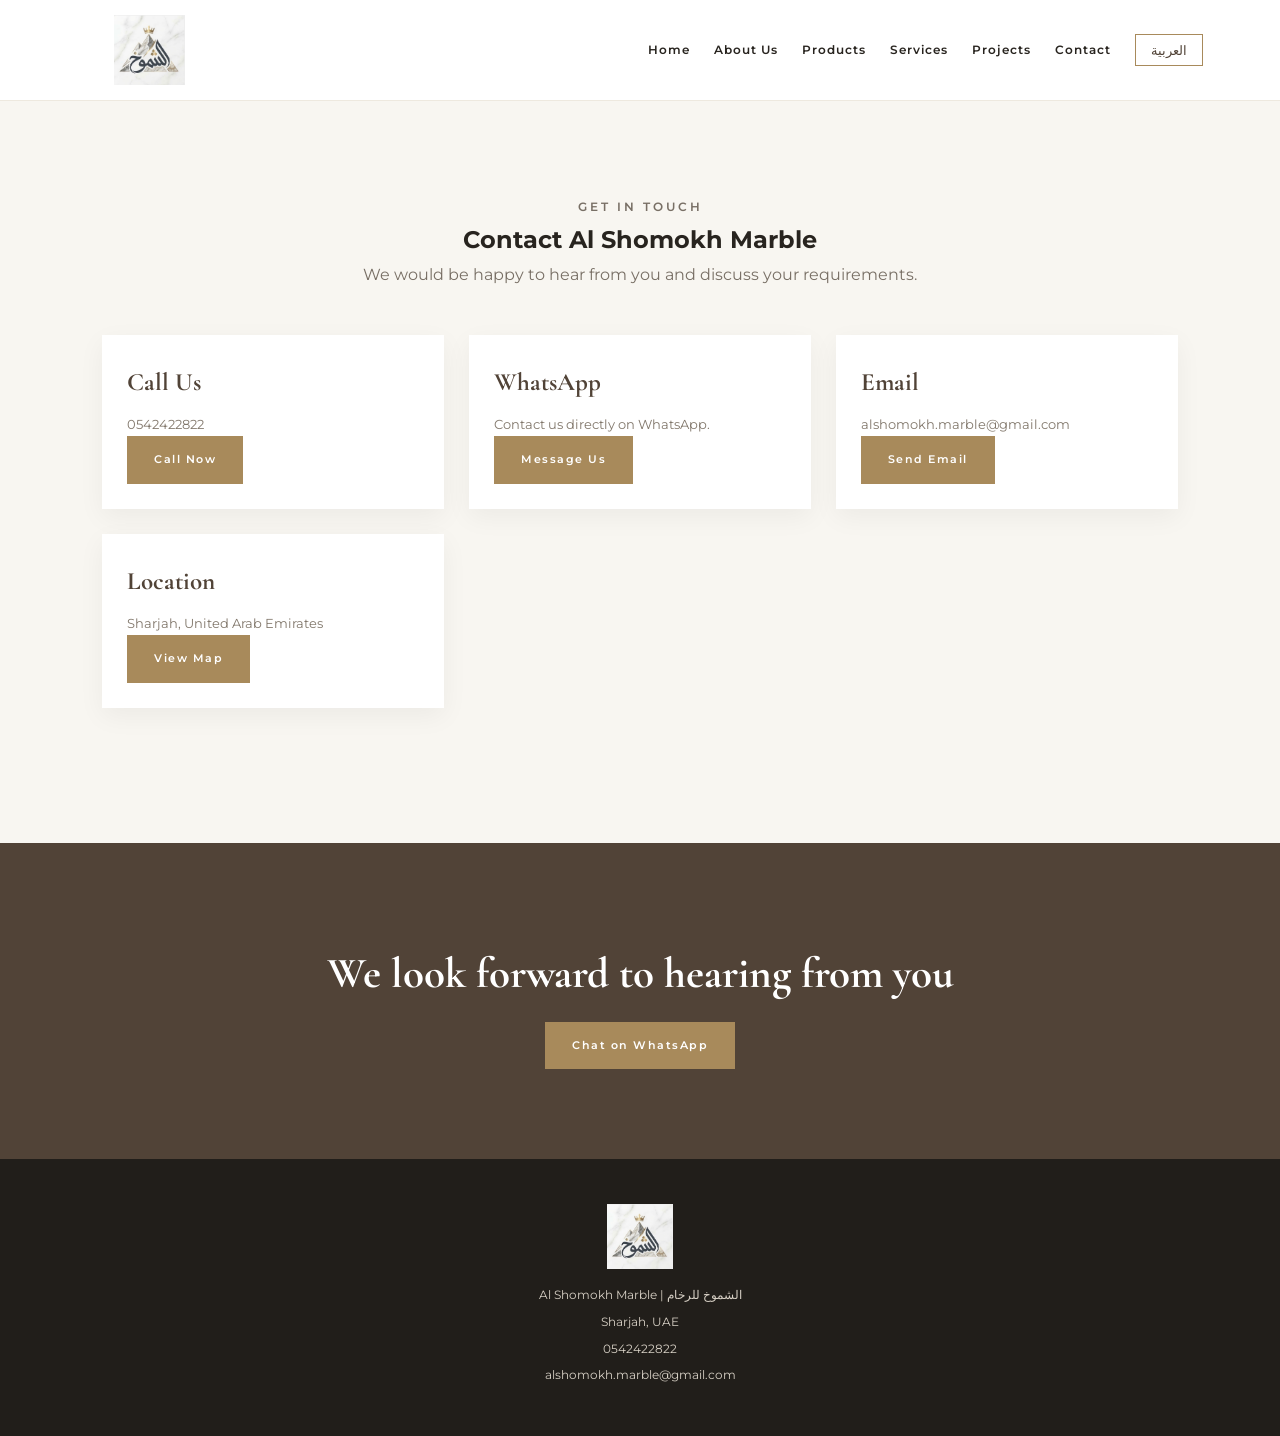
<file: contact.html>
<!DOCTYPE html>
<html lang="en" dir="ltr">
<head>
  <meta charset="UTF-8">
  <meta name="viewport" content="width=device-width, initial-scale=1.0">
  <title>Contact Us | Al Shomokh Marble</title>
  <link rel="stylesheet" href="assets/style.css">
</head>
<body>

<header class="header">
  <a class="brand" href="index.html">
    <img src="assets/logo.jpeg" alt="Al Shomokh Marble Logo">
  </a>
  <nav>
    <a href="index.html" data-en="Home" data-ar="الرئيسية">Home</a>
    <a href="about.html" data-en="About Us" data-ar="من نحن">About Us</a>
    <a href="products.html" data-en="Products" data-ar="المنتجات">Products</a>
    <a href="services.html" data-en="Services" data-ar="خدماتنا">Services</a>
    <a href="projects.html" data-en="Projects" data-ar="مشاريعنا">Projects</a>
    <a href="contact.html" data-en="Contact" data-ar="اتصل بنا">Contact</a>
    <button class="lang" onclick="toggleLanguage()">العربية</button>
  </nav>
</header>

<section class="section">
  <div class="section-heading">
    <p class="eyebrow" data-en="GET IN TOUCH" data-ar="تواصل معنا">GET IN TOUCH</p>
    <h1 data-en="Contact Al Shomokh Marble" data-ar="تواصل مع الشموخ للرخام">Contact Al Shomokh Marble</h1>
    <p data-en="We would be happy to hear from you and discuss your requirements."
       data-ar="يسعدنا التواصل معكم ومناقشة احتياجاتكم.">
      We would be happy to hear from you and discuss your requirements.
    </p>
  </div>

  <div class="cards">
    <div class="card">
      <div class="card-body">
        <h3 data-en="Call Us" data-ar="اتصل بنا">Call Us</h3>
        <p>0542422822</p>
        <a class="btn" href="tel:+971542422822" data-en="Call Now" data-ar="اتصل الآن">Call Now</a>
      </div>
    </div>

    <div class="card">
      <div class="card-body">
        <h3 data-en="WhatsApp" data-ar="واتساب">WhatsApp</h3>
        <p data-en="Contact us directly on WhatsApp."
           data-ar="تواصلوا معنا مباشرة عبر واتساب.">
          Contact us directly on WhatsApp.
        </p>
        <a class="btn" href="https://wa.me/971542422822" target="_blank" rel="noopener" data-en="Message Us" data-ar="راسلنا">Message Us</a>
      </div>
    </div>

    <div class="card">
      <div class="card-body">
        <h3 data-en="Email" data-ar="البريد الإلكتروني">Email</h3>
        <p>alshomokh.marble@gmail.com</p>
        <a class="btn" href="mailto:alshomokh.marble@gmail.com" data-en="Send Email" data-ar="أرسل بريداً">Send Email</a>
      </div>
    </div>

    <div class="card">
      <div class="card-body">
        <h3 data-en="Location" data-ar="الموقع">Location</h3>
        <p data-en="Sharjah, United Arab Emirates"
           data-ar="الشارقة، الإمارات العربية المتحدة">
          Sharjah, United Arab Emirates
        </p>
        <a class="btn" href="https://www.google.com/maps/search/?api=1&query=Sharjah%2C+UAE" target="_blank" rel="noopener" data-en="View Map" data-ar="عرض الخريطة">View Map</a>
      </div>
    </div>
  </div>
</section>

<section class="contact-banner">
  <h2 data-en="We look forward to hearing from you" data-ar="نتطلع إلى التواصل معكم">We look forward to hearing from you</h2>
  <a class="btn" href="https://wa.me/971542422822" target="_blank" rel="noopener" data-en="Chat on WhatsApp" data-ar="تواصل عبر واتساب">Chat on WhatsApp</a>
</section>

<footer>
  <img src="assets/logo.jpeg" alt="Al Shomokh Marble Logo">
  <p>Al Shomokh Marble | الشموخ للرخام</p>
  <p>Sharjah, UAE</p>
  <p>0542422822</p>
  <p>alshomokh.marble@gmail.com</p>
</footer>

<script src="assets/script.js"></script>
</body>
</html>
</file>
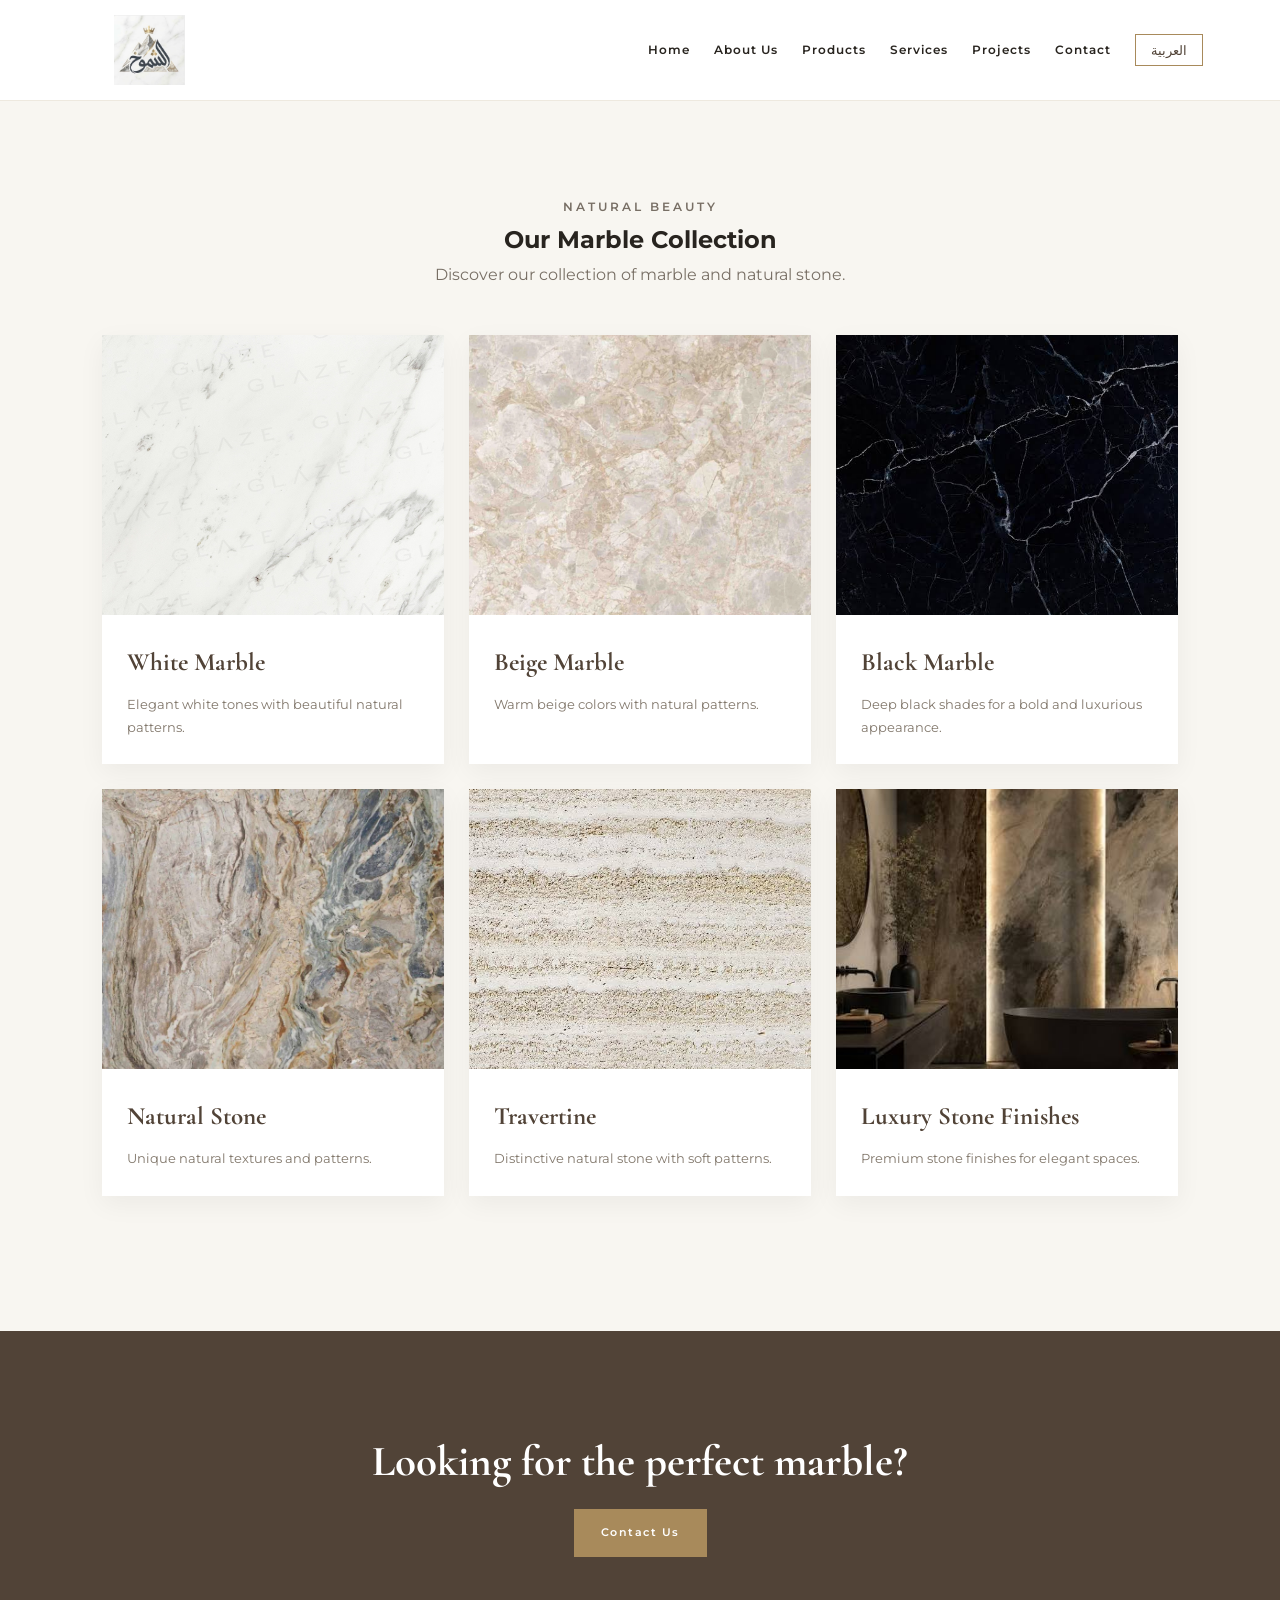
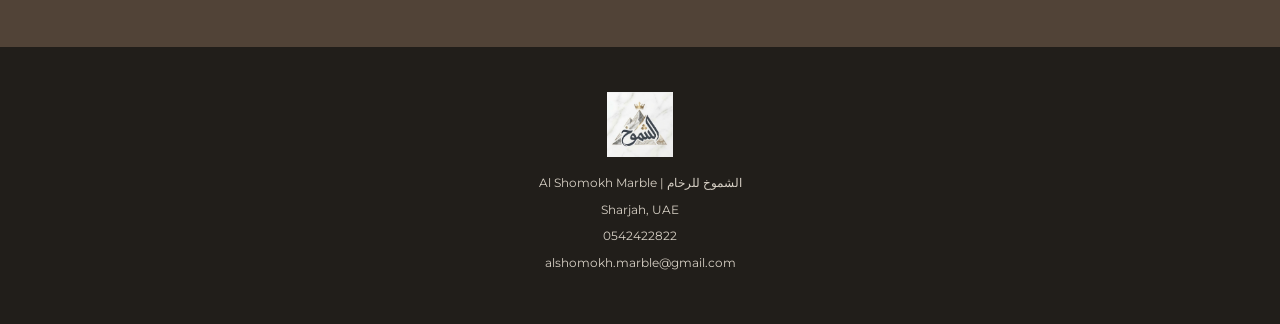
<file: products.html>
<!DOCTYPE html>
<html lang="en" dir="ltr">
<head>
  <meta charset="UTF-8">
  <meta name="viewport" content="width=device-width, initial-scale=1.0">
  <title>Marble Collection | Al Shomokh Marble</title>
  <link rel="stylesheet" href="assets/style.css">
</head>
<body>

<header class="header">
  <a class="brand" href="index.html">
    <img src="assets/logo.jpeg" alt="Al Shomokh Marble Logo">
  </a>

  <nav>
    <a href="index.html" data-en="Home" data-ar="الرئيسية">Home</a>
    <a href="about.html" data-en="About Us" data-ar="من نحن">About Us</a>
    <a href="products.html" data-en="Products" data-ar="المنتجات">Products</a>
    <a href="services.html" data-en="Services" data-ar="خدماتنا">Services</a>
    <a href="projects.html" data-en="Projects" data-ar="مشاريعنا">Projects</a>
    <a href="contact.html" data-en="Contact" data-ar="اتصل بنا">Contact</a>
    <button class="lang" onclick="toggleLanguage()">العربية</button>
  </nav>
</header>

<section class="section">
  <div class="section-heading">
    <p class="eyebrow" data-en="NATURAL BEAUTY" data-ar="جمال الطبيعة">NATURAL BEAUTY</p>

    <h1 data-en="Our Marble Collection" data-ar="مجموعة الرخام لدينا">
      Our Marble Collection
    </h1>

    <p data-en="Discover our collection of marble and natural stone."
       data-ar="اكتشفوا مجموعتنا من الرخام والأحجار الطبيعية.">
      Discover our collection of marble and natural stone.
    </p>
  </div>

  <div class="cards">

    <div class="card">
      <img src="assets/white-marble.jpg" alt="White Marble">
      <div class="card-body">
        <h3 data-en="White Marble" data-ar="الرخام الأبيض">White Marble</h3>
        <p data-en="Elegant white tones with beautiful natural patterns."
           data-ar="درجات بيضاء أنيقة مع نقوش طبيعية جميلة.">
          Elegant white tones with beautiful natural patterns.
        </p>
      </div>
    </div>

    <div class="card">
      <img src="assets/beige-marble.webp" alt="Beige Marble">
      <div class="card-body">
        <h3 data-en="Beige Marble" data-ar="الرخام البيج">Beige Marble</h3>
        <p data-en="Warm beige colors with natural patterns."
           data-ar="ألوان بيج دافئة مع نقوش طبيعية.">
          Warm beige colors with natural patterns.
        </p>
      </div>
    </div>

    <div class="card">
      <img src="assets/black-marble.jpg" alt="Black Marble">
      <div class="card-body">
        <h3 data-en="Black Marble" data-ar="الرخام الأسود">Black Marble</h3>
        <p data-en="Deep black shades for a bold and luxurious appearance."
           data-ar="درجات سوداء عميقة تضيف لمسة فخامة وتميز.">
          Deep black shades for a bold and luxurious appearance.
        </p>
      </div>
    </div>

    <div class="card">
      <img src="assets/natural-stone.jpg" alt="Natural Stone">
      <div class="card-body">
        <h3 data-en="Natural Stone" data-ar="الأحجار الطبيعية">Natural Stone</h3>
        <p data-en="Unique natural textures and patterns."
           data-ar="ملمس ونقوش طبيعية مميزة.">
          Unique natural textures and patterns.
        </p>
      </div>
    </div>

    <div class="card">
      <img src="assets/travertine.jpg" alt="Travertine">
      <div class="card-body">
        <h3 data-en="Travertine" data-ar="الترافرتين">Travertine</h3>
        <p data-en="Distinctive natural stone with soft patterns."
           data-ar="حجر طبيعي مميز بنقوش ودرجات ناعمة.">
          Distinctive natural stone with soft patterns.
        </p>
      </div>
    </div>

    <div class="card">
      <img src="assets/luxury-stone.jpg" alt="Luxury Stone">
      <div class="card-body">
        <h3 data-en="Luxury Stone Finishes" data-ar="التشطيبات الحجرية الفاخرة">
          Luxury Stone Finishes
        </h3>
        <p data-en="Premium stone finishes for elegant spaces."
           data-ar="تشطيبات حجرية راقية للمساحات الفاخرة.">
          Premium stone finishes for elegant spaces.
        </p>
      </div>
    </div>

  </div>
</section>

<section class="contact-banner">
  <h2 data-en="Looking for the perfect marble?"
      data-ar="تبحثون عن الرخام المثالي؟">
    Looking for the perfect marble?
  </h2>
  <a class="btn" href="contact.html"
     data-en="Contact Us" data-ar="تواصلوا معنا">
    Contact Us
  </a>
</section>

<footer>
  <img src="assets/logo.jpeg" alt="Al Shomokh Marble Logo">
  <p>Al Shomokh Marble | الشموخ للرخام</p>
  <p>Sharjah, UAE</p>
  <p>0542422822</p>
  <p>alshomokh.marble@gmail.com</p>
</footer>

<script src="assets/script.js"></script>
</body>
</html>
</file>
<file: assets/style.css>
@import url('https://fonts.googleapis.com/css2?family=Cormorant+Garamond:wght@400;500;600;700&family=Montserrat:wght@400;500;600&family=Cairo:wght@400;500;600;700&display=swap');

:root {
  --cream: #f8f6f1;
  --beige: #e9e2d5;
  --brown: #514337;
  --gold: #a88a5b;
  --dark: #28241f;
  --white: #ffffff;
}

* {
  margin: 0;
  padding: 0;
  box-sizing: border-box;
}

body {
  background: var(--cream);
  color: var(--dark);
  font-family: 'Montserrat', sans-serif;
  line-height: 1.8;
}

body[dir="rtl"] {
  font-family: 'Cairo', sans-serif;
}

a {
  color: inherit;
  text-decoration: none;
}

img {
  max-width: 100%;
  display: block;
}

.header {
  min-height: 100px;
  padding: 15px 6%;
  display: flex;
  justify-content: space-between;
  align-items: center;
  gap: 25px;
  background: var(--white);
  border-bottom: 1px solid #eee9df;
  position: sticky;
  top: 0;
  z-index: 100;
}

.brand img {
  width: 145px;
  height: 70px;
  object-fit: contain;
}

nav {
  display: flex;
  align-items: center;
  gap: 24px;
  flex-wrap: wrap;
}

nav a {
  font-size: 12px;
  font-weight: 600;
  letter-spacing: 1px;
  transition: color .3s;
}

nav a:hover,
.text-link:hover {
  color: var(--gold);
}

.lang {
  background: transparent;
  border: 1px solid var(--gold);
  color: var(--brown);
  padding: 7px 15px;
  cursor: pointer;
  font-family: inherit;
}

.hero {
  min-height: 650px;
  display: flex;
  align-items: center;
  padding: 80px 9%;
  background:
    linear-gradient(90deg, rgba(30,25,20,.75), rgba(30,25,20,.15)),
    url('https://images.unsplash.com/photo-1600607687939-ce8a6c25118c?auto=format&fit=crop&w=2000&q=90') center/cover;
  color: white;
}

.hero-content {
  max-width: 650px;
}

.eyebrow {
  color: var(--gold);
  font-size: 12px;
  letter-spacing: 3px;
  font-weight: 600;
}

.hero h1 {
  font-family: 'Cormorant Garamond', serif;
  font-size: clamp(48px, 7vw, 78px);
  line-height: 1.1;
  margin: 20px 0;
}

body[dir="rtl"] .hero h1,
body[dir="rtl"] h2,
body[dir="rtl"] h3 {
  font-family: 'Cairo', sans-serif;
}

.hero p {
  font-size: 15px;
  max-width: 540px;
  margin-bottom: 30px;
  color: #f1eee8;
}

.btn {
  display: inline-block;
  background: var(--gold);
  color: white;
  padding: 13px 26px;
  font-size: 11px;
  letter-spacing: 1.5px;
  font-weight: 600;
  transition: .3s;
  border: 1px solid var(--gold);
}

.btn:hover {
  background: transparent;
  color: var(--gold);
}

.section {
  padding: 95px 8%;
}

.soft {
  background: #eeeae2;
}

.intro {
  display: grid;
  grid-template-columns: 1fr 1fr;
  gap: 65px;
  align-items: center;
}

.intro-image img {
  width: 100%;
  height: 470px;
  object-fit: cover;
}

.intro-text h2,
.section-heading h2,
.contact-banner h2 {
  font-family: 'Cormorant Garamond', serif;
  font-size: 43px;
  line-height: 1.2;
  margin: 15px 0 22px;
  color: var(--brown);
}

.intro-text p {
  color: #70675d;
  margin-bottom: 25px;
}

.text-link {
  color: var(--gold);
  font-size: 12px;
  font-weight: 700;
  letter-spacing: 1px;
}

.section-heading {
  text-align: center;
  max-width: 700px;
  margin: 0 auto 45px;
}

.section-heading p {
  color: #786f65;
}

.cards {
  display: grid;
  grid-template-columns: repeat(3, 1fr);
  gap: 25px;
  margin-bottom: 40px;
}

.card {
  background: white;
  box-shadow: 0 8px 25px rgba(0,0,0,.05);
  overflow: hidden;
}

.card img {
  width: 100%;
  height: 280px;
  object-fit: cover;
  transition: transform .5s;
}

.card:hover img {
  transform: scale(1.04);
}

.card-body {
  padding: 25px;
}

.card-body h3 {
  font-family: 'Cormorant Garamond', serif;
  font-size: 25px;
  color: var(--brown);
  margin-bottom: 8px;
}

.card-body p {
  color: #81776b;
  font-size: 13px;
}

.center {
  text-align: center;
}

.contact-banner {
  text-align: center;
  padding: 90px 20px;
  background: var(--brown);
  color: white;
}

.contact-banner h2 {
  color: white;
}

.light-btn {
  background: transparent;
  border-color: white;
}

.light-btn:hover {
  background: white;
  color: var(--brown);
}

footer {
  padding: 45px 20px;
  text-align: center;
  background: #211e1a;
  color: #d7d0c5;
  font-size: 12px;
}

footer img {
  width: 130px;
  height: 65px;
  object-fit: contain;
  margin: 0 auto 15px;
}

footer p {
  margin: 5px;
}

[dir="rtl"] nav {
  direction: rtl;
}

[dir="rtl"] .hero {
  text-align: right;
  background:
    linear-gradient(270deg, rgba(30,25,20,.75), rgba(30,25,20,.15)),
    url('https://images.unsplash.com/photo-1600607687939-ce8a6c25118c?auto=format&fit=crop&w=2000&q=90') center/cover;
}

@media (max-width: 900px) {
  .header {
    flex-direction: column;
  }

  nav {
    justify-content: center;
    gap: 15px;
  }

  .intro {
    grid-template-columns: 1fr;
  }

  .cards {
    grid-template-columns: repeat(2, 1fr);
  }
}

@media (max-width: 600px) {
  .hero {
    min-height: 540px;
    padding: 60px 7%;
  }

  .section {
    padding: 65px 6%;
  }

  .cards {
    grid-template-columns: 1fr;
  }

  .intro-image img {
    height: 300px;
  }

  .header {
    padding: 15px;
  }

  nav {
    gap: 12px;
  }

  nav a {
    font-size: 11px;
  }
}
</file>
